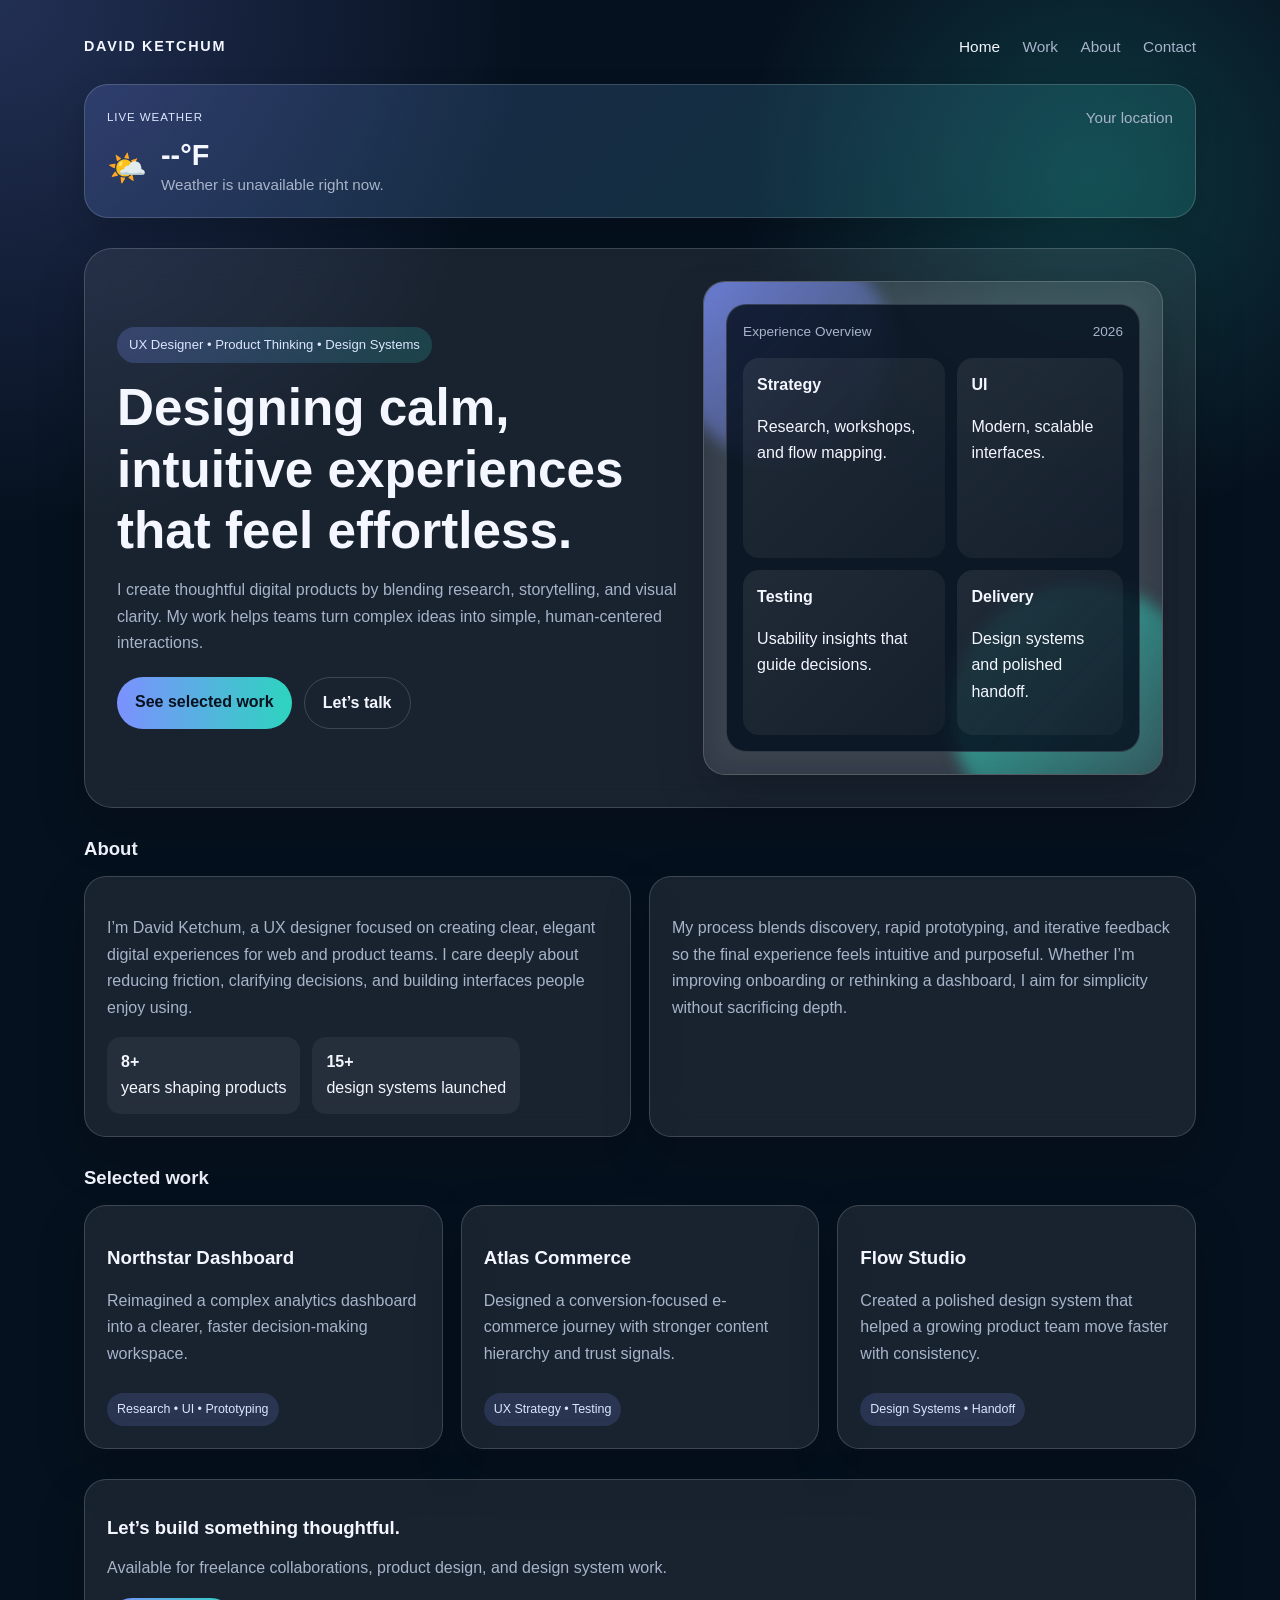
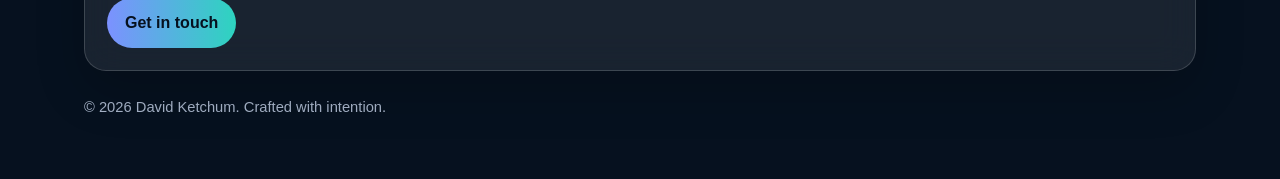
<file: index.html>
<!DOCTYPE html>
<html lang="en">
  <head>
    <meta charset="UTF-8" />
    <meta name="viewport" content="width=device-width, initial-scale=1.0" />
    <meta name="description" content="David Ketchum is a UX designer creating thoughtful digital experiences." />
    <title>David Ketchum | UX Designer</title>
    <link rel="stylesheet" href="styles.css" />
  </head>
  <body>
    <div class="wrapper">
      <header class="site-header">
        <a class="brand" href="index.html">David Ketchum</a>
        <nav class="site-nav">
          <a class="active" href="index.html">Home</a>
          <a href="work.html">Work</a>
          <a href="about.html">About</a>
          <a href="contact.html">Contact</a>
        </nav>
      </header>

      <section class="weather-banner" id="weather-banner">
        <div class="weather-current">
          <div class="weather-current-top">
            <span class="weather-label">Live weather</span>
            <span class="weather-city" id="weather-city">Finding your location…</span>
          </div>
          <div class="weather-main">
            <div class="weather-icon" id="weather-icon">🌤️</div>
            <div>
              <div class="weather-temp" id="weather-temp">--°F</div>
              <div class="weather-meta" id="weather-condition">Checking your location…</div>
            </div>
          </div>
        </div>
      </section>

      <main>
        <section class="hero">
          <div>
            <div class="eyebrow">UX Designer • Product Thinking • Design Systems</div>
            <h1>Designing calm, intuitive experiences that feel effortless.</h1>
            <p class="lead">
              I create thoughtful digital products by blending research, storytelling, and visual clarity.
              My work helps teams turn complex ideas into simple, human-centered interactions.
            </p>
            <div class="cta-row">
              <a class="btn btn-primary" href="work.html">See selected work</a>
              <a class="btn btn-secondary" href="contact.html">Let’s talk</a>
            </div>
          </div>

          <div class="hero-visual panel">
            <div class="mockup">
              <div class="mockup-top">
                <span>Experience Overview</span>
                <span>2026</span>
              </div>
              <div class="mockup-grid">
                <div class="mockup-panel large">
                  <strong>Strategy</strong>
                  <p>Research, workshops, and flow mapping.</p>
                </div>
                <div class="mockup-panel">
                  <strong>UI</strong>
                  <p>Modern, scalable interfaces.</p>
                </div>
                <div class="mockup-panel">
                  <strong>Testing</strong>
                  <p>Usability insights that guide decisions.</p>
                </div>
                <div class="mockup-panel">
                  <strong>Delivery</strong>
                  <p>Design systems and polished handoff.</p>
                </div>
              </div>
            </div>
          </div>
        </section>

        <section>
          <h2 class="section-title">About</h2>
          <div class="about-grid">
            <div class="card">
              <p>
                I’m David Ketchum, a UX designer focused on creating clear, elegant digital experiences for web and product teams.
                I care deeply about reducing friction, clarifying decisions, and building interfaces people enjoy using.
              </p>
              <div class="stats">
                <div class="stat"><strong>8+</strong><br />years shaping products</div>
                <div class="stat"><strong>15+</strong><br />design systems launched</div>
              </div>
            </div>
            <div class="card">
              <p>
                My process blends discovery, rapid prototyping, and iterative feedback so the final experience feels intuitive and purposeful.
                Whether I’m improving onboarding or rethinking a dashboard, I aim for simplicity without sacrificing depth.
              </p>
            </div>
          </div>
        </section>

        <section>
          <h2 class="section-title">Selected work</h2>
          <div class="project-grid">
            <article class="project-card">
              <h3>Northstar Dashboard</h3>
              <p>Reimagined a complex analytics dashboard into a clearer, faster decision-making workspace.</p>
              <span class="pill">Research • UI • Prototyping</span>
            </article>
            <article class="project-card">
              <h3>Atlas Commerce</h3>
              <p>Designed a conversion-focused e-commerce journey with stronger content hierarchy and trust signals.</p>
              <span class="pill">UX Strategy • Testing</span>
            </article>
            <article class="project-card">
              <h3>Flow Studio</h3>
              <p>Created a polished design system that helped a growing product team move faster with consistency.</p>
              <span class="pill">Design Systems • Handoff</span>
            </article>
          </div>
        </section>

        <section>
          <div class="contact-card">
            <h2 class="section-title">Let’s build something thoughtful.</h2>
            <p>Available for freelance collaborations, product design, and design system work.</p>
            <a class="btn btn-primary" href="contact.html">Get in touch</a>
          </div>
        </section>
      </main>

      <footer class="site-footer">
        © 2026 David Ketchum. Crafted with intention.
      </footer>
    </div>

    <script src="app.js"></script>
  </body>
</html>
</file>
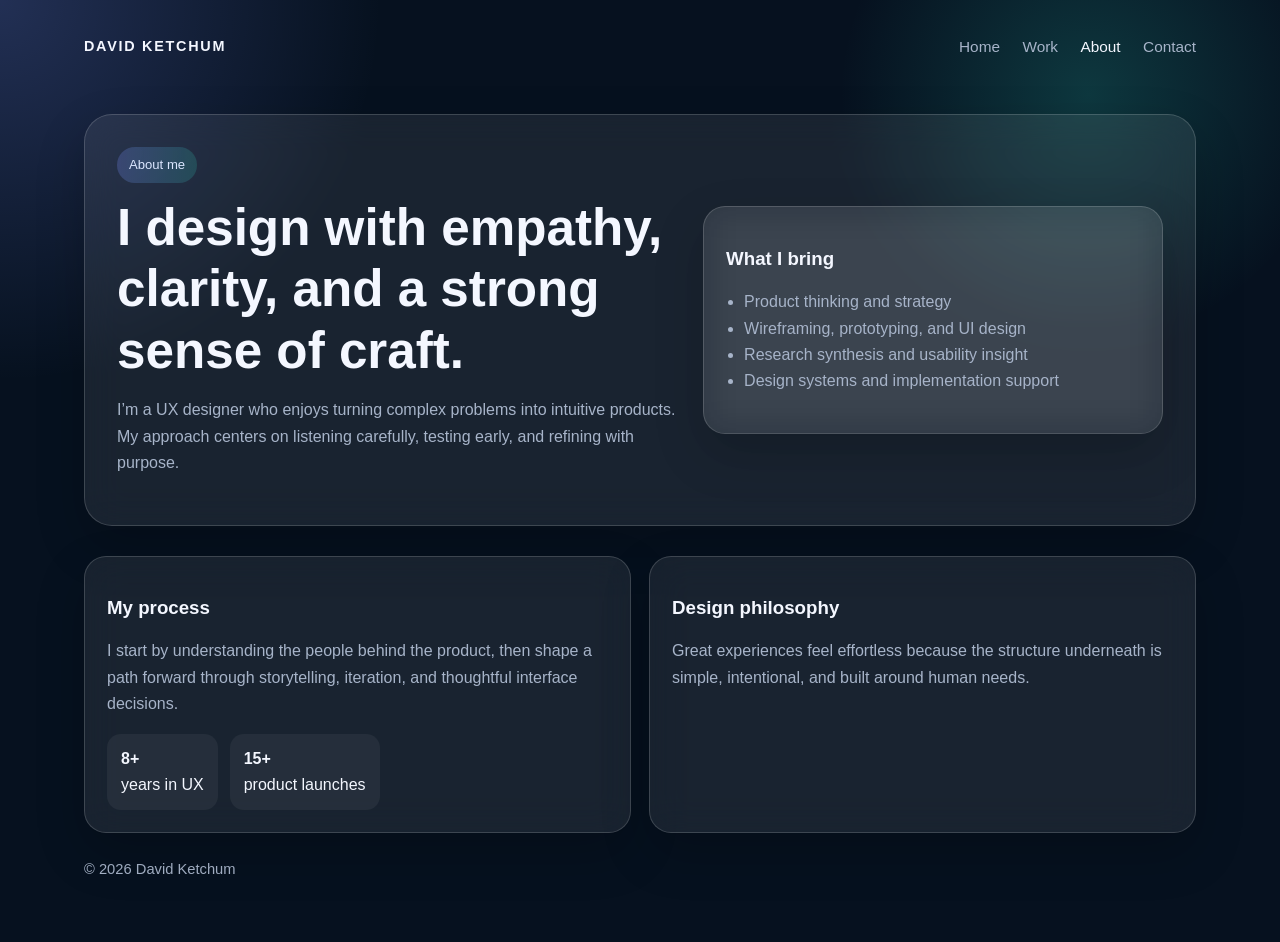
<file: about.html>
<!DOCTYPE html>
<html lang="en">
  <head>
    <meta charset="UTF-8" />
    <meta name="viewport" content="width=device-width, initial-scale=1.0" />
    <title>About | David Ketchum</title>
    <meta name="description" content="About David Ketchum, a UX designer focused on thoughtful digital experiences." />
    <link rel="stylesheet" href="styles.css" />
  </head>
  <body>
    <div class="wrapper">
      <header class="site-header">
        <a class="brand" href="index.html">David Ketchum</a>
        <nav class="site-nav">
          <a href="index.html">Home</a>
          <a href="work.html">Work</a>
          <a class="active" href="about.html">About</a>
          <a href="contact.html">Contact</a>
        </nav>
      </header>

      <main>
        <section class="hero">
          <div>
            <div class="eyebrow">About me</div>
            <h1>I design with empathy, clarity, and a strong sense of craft.</h1>
            <p class="lead">
              I’m a UX designer who enjoys turning complex problems into intuitive products. My approach centers on listening carefully, testing early, and refining with purpose.
            </p>
          </div>
          <div class="panel">
            <h3>What I bring</h3>
            <ul class="skill-list">
              <li>Product thinking and strategy</li>
              <li>Wireframing, prototyping, and UI design</li>
              <li>Research synthesis and usability insight</li>
              <li>Design systems and implementation support</li>
            </ul>
          </div>
        </section>

        <section>
          <div class="about-grid">
            <div class="card">
              <h3>My process</h3>
              <p>
                I start by understanding the people behind the product, then shape a path forward through storytelling, iteration, and thoughtful interface decisions.
              </p>
              <div class="stats">
                <div class="stat"><strong>8+</strong><br />years in UX</div>
                <div class="stat"><strong>15+</strong><br />product launches</div>
              </div>
            </div>
            <div class="card">
              <h3>Design philosophy</h3>
              <p>
                Great experiences feel effortless because the structure underneath is simple, intentional, and built around human needs.
              </p>
            </div>
          </div>
        </section>
      </main>

      <footer class="site-footer">
        © 2026 David Ketchum
      </footer>
    </div>
  </body>
</html>
</file>
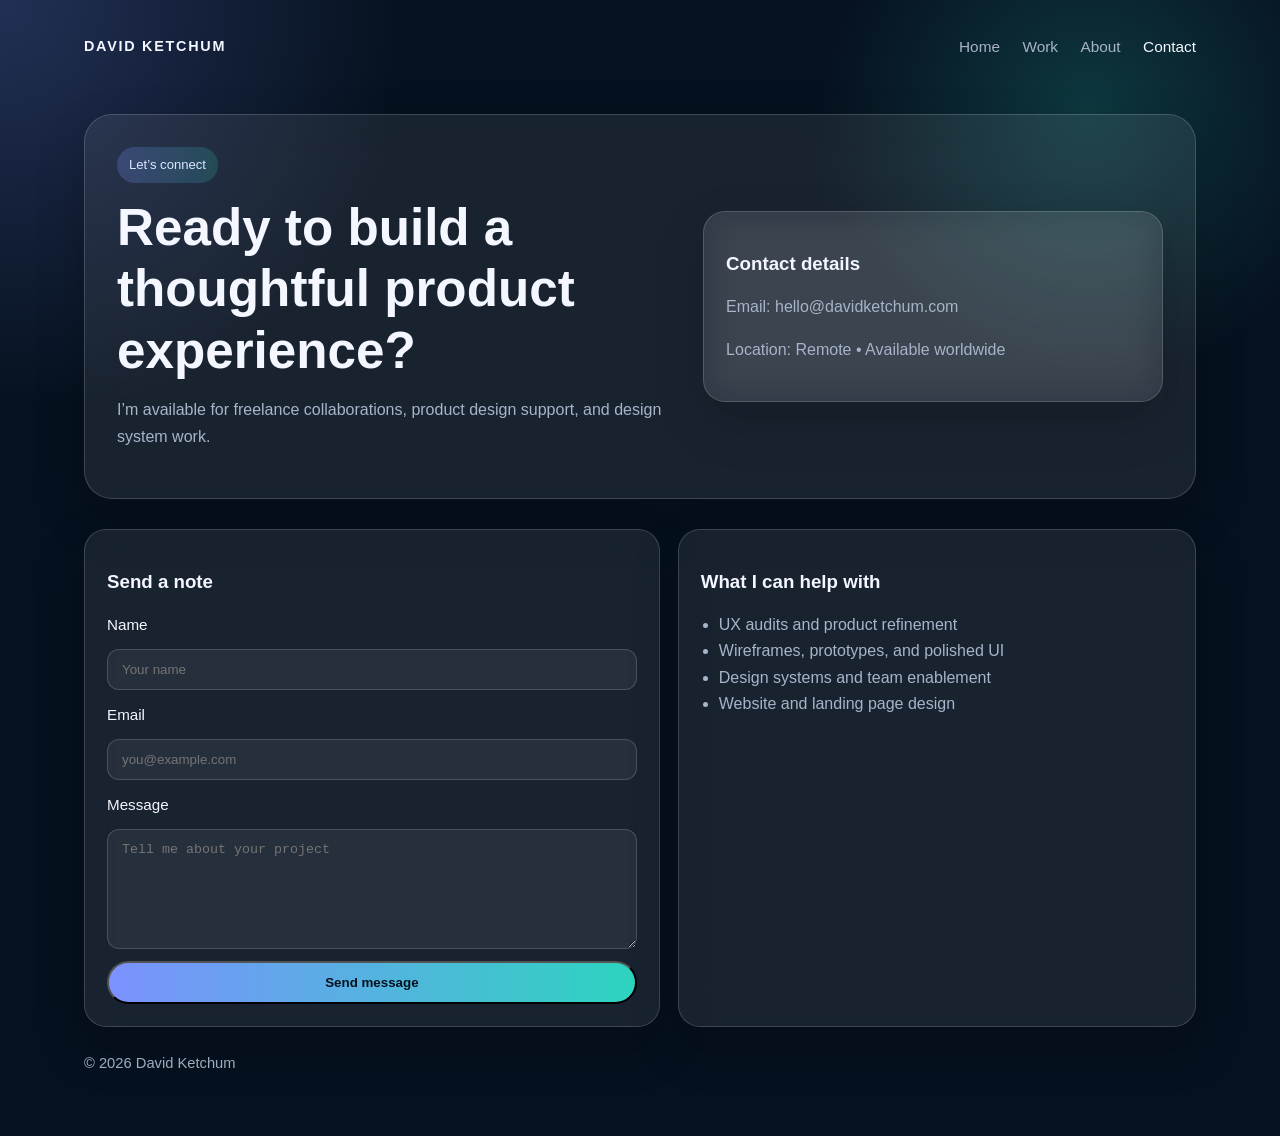
<file: contact.html>
<!DOCTYPE html>
<html lang="en">
  <head>
    <meta charset="UTF-8" />
    <meta name="viewport" content="width=device-width, initial-scale=1.0" />
    <title>Contact | David Ketchum</title>
    <meta name="description" content="Get in touch with David Ketchum for design collaborations." />
    <link rel="stylesheet" href="styles.css" />
  </head>
  <body>
    <div class="wrapper">
      <header class="site-header">
        <a class="brand" href="index.html">David Ketchum</a>
        <nav class="site-nav">
          <a href="index.html">Home</a>
          <a href="work.html">Work</a>
          <a href="about.html">About</a>
          <a class="active" href="contact.html">Contact</a>
        </nav>
      </header>

      <main>
        <section class="hero">
          <div>
            <div class="eyebrow">Let’s connect</div>
            <h1>Ready to build a thoughtful product experience?</h1>
            <p class="lead">
              I’m available for freelance collaborations, product design support, and design system work.
            </p>
          </div>
          <div class="contact-card">
            <h3>Contact details</h3>
            <p>Email: <a href="mailto:hello@davidketchum.com">hello@davidketchum.com</a></p>
            <p>Location: Remote • Available worldwide</p>
          </div>
        </section>

        <section>
          <div class="contact-grid">
            <div class="card">
              <h3>Send a note</h3>
              <form action="mailto:hello@davidketchum.com" method="post" enctype="text/plain">
                <label for="name">Name</label>
                <input id="name" name="name" type="text" placeholder="Your name" />

                <label for="email">Email</label>
                <input id="email" name="email" type="email" placeholder="you@example.com" />

                <label for="message">Message</label>
                <textarea id="message" name="message" placeholder="Tell me about your project"></textarea>

                <button class="btn btn-primary" type="submit">Send message</button>
              </form>
            </div>
            <div class="card">
              <h3>What I can help with</h3>
              <ul class="skill-list">
                <li>UX audits and product refinement</li>
                <li>Wireframes, prototypes, and polished UI</li>
                <li>Design systems and team enablement</li>
                <li>Website and landing page design</li>
              </ul>
            </div>
          </div>
        </section>
      </main>

      <footer class="site-footer">
        © 2026 David Ketchum
      </footer>
    </div>
  </body>
</html>
</file>
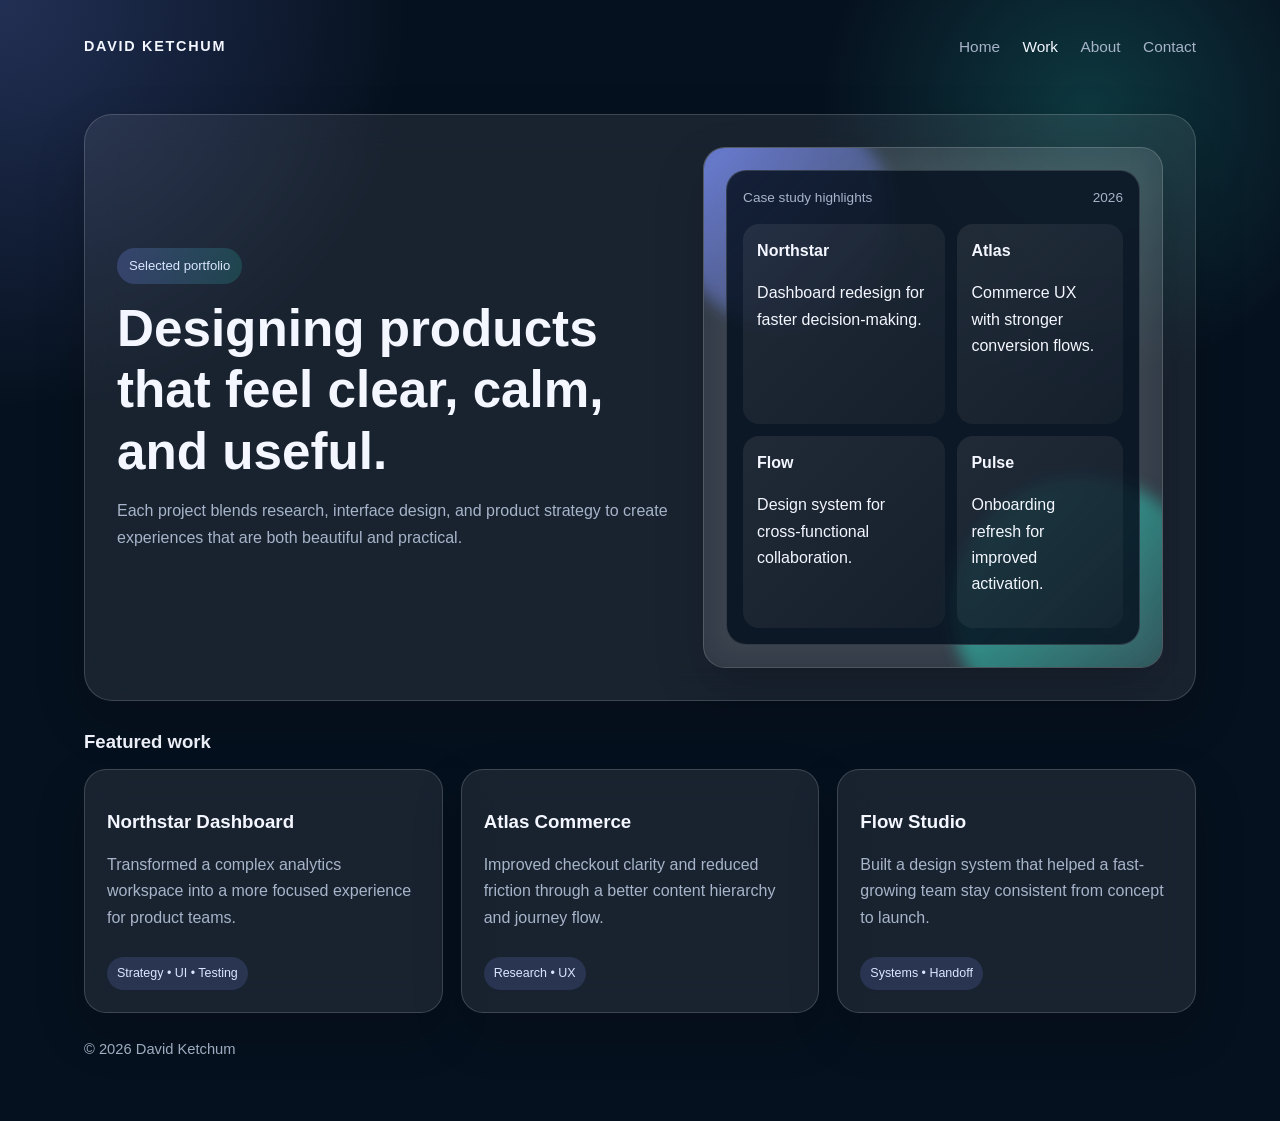
<file: work.html>
<!DOCTYPE html>
<html lang="en">
  <head>
    <meta charset="UTF-8" />
    <meta name="viewport" content="width=device-width, initial-scale=1.0" />
    <title>Work | David Ketchum</title>
    <meta name="description" content="Selected UX design work by David Ketchum." />
    <link rel="stylesheet" href="styles.css" />
  </head>
  <body>
    <div class="wrapper">
      <header class="site-header">
        <a class="brand" href="index.html">David Ketchum</a>
        <nav class="site-nav">
          <a href="index.html">Home</a>
          <a class="active" href="work.html">Work</a>
          <a href="about.html">About</a>
          <a href="contact.html">Contact</a>
        </nav>
      </header>

      <main>
        <section class="hero">
          <div>
            <div class="eyebrow">Selected portfolio</div>
            <h1>Designing products that feel clear, calm, and useful.</h1>
            <p class="lead">
              Each project blends research, interface design, and product strategy to create experiences that are both beautiful and practical.
            </p>
          </div>
          <div class="hero-visual panel">
            <div class="mockup">
              <div class="mockup-top">
                <span>Case study highlights</span>
                <span>2026</span>
              </div>
              <div class="mockup-grid">
                <div class="mockup-panel large">
                  <strong>Northstar</strong>
                  <p>Dashboard redesign for faster decision-making.</p>
                </div>
                <div class="mockup-panel">
                  <strong>Atlas</strong>
                  <p>Commerce UX with stronger conversion flows.</p>
                </div>
                <div class="mockup-panel">
                  <strong>Flow</strong>
                  <p>Design system for cross-functional collaboration.</p>
                </div>
                <div class="mockup-panel">
                  <strong>Pulse</strong>
                  <p>Onboarding refresh for improved activation.</p>
                </div>
              </div>
            </div>
          </div>
        </section>

        <section>
          <h2 class="section-title">Featured work</h2>
          <div class="project-grid">
            <article class="project-card">
              <h3>Northstar Dashboard</h3>
              <p>Transformed a complex analytics workspace into a more focused experience for product teams.</p>
              <span class="pill">Strategy • UI • Testing</span>
            </article>
            <article class="project-card">
              <h3>Atlas Commerce</h3>
              <p>Improved checkout clarity and reduced friction through a better content hierarchy and journey flow.</p>
              <span class="pill">Research • UX</span>
            </article>
            <article class="project-card">
              <h3>Flow Studio</h3>
              <p>Built a design system that helped a fast-growing team stay consistent from concept to launch.</p>
              <span class="pill">Systems • Handoff</span>
            </article>
          </div>
        </section>
      </main>

      <footer class="site-footer">
        © 2026 David Ketchum
      </footer>
    </div>
  </body>
</html>
</file>
<file: styles.css>
:root {
  --bg: #06111f;
  --surface: rgba(255, 255, 255, 0.08);
  --surface-strong: rgba(255, 255, 255, 0.14);
  --text: #f4f7ff;
  --muted: #a7b4c9;
  --accent: #7c91ff;
  --accent-2: #2dd4bf;
  --border: rgba(255, 255, 255, 0.16);
}

* { box-sizing: border-box; }
body {
  margin: 0;
  font-family: Inter, "Segoe UI", Roboto, Arial, sans-serif;
  color: var(--text);
  background:
    radial-gradient(circle at top left, rgba(124, 145, 255, 0.24), transparent 24%),
    radial-gradient(circle at 85% 10%, rgba(45, 212, 191, 0.2), transparent 18%),
    var(--bg);
  line-height: 1.65;
}

a { color: inherit; text-decoration: none; }
img { max-width: 100%; display: block; }

.wrapper {
  max-width: 1160px;
  margin: 0 auto;
  padding: 24px 24px 60px;
}

.site-header {
  display: flex;
  justify-content: space-between;
  align-items: center;
  padding: 10px 0 24px;
}

.brand {
  font-weight: 700;
  letter-spacing: 0.12em;
  text-transform: uppercase;
  font-size: 0.9rem;
}

.site-nav a {
  margin-left: 18px;
  color: var(--muted);
  font-size: 0.96rem;
}

.site-nav a:hover,
.site-nav a.active {
  color: var(--text);
}

.weather-banner {
  display: flex;
  justify-content: space-between;
  align-items: center;
  gap: 20px;
  margin: 0 0 28px;
  padding: 20px 22px;
  border-radius: 24px;
  background: linear-gradient(135deg, rgba(124, 145, 255, 0.2), rgba(45, 212, 191, 0.16));
  border: 1px solid rgba(255, 255, 255, 0.16);
  box-shadow: 0 12px 30px rgba(0, 0, 0, 0.16);
}

.weather-current {
  flex: 1;
}

.weather-current-top {
  display: flex;
  justify-content: space-between;
  align-items: center;
  gap: 12px;
  margin-bottom: 10px;
}

.weather-label {
  font-size: 0.72rem;
  letter-spacing: 0.08em;
  text-transform: uppercase;
  color: #dce7ff;
}

.weather-city {
  font-size: 0.95rem;
  color: var(--muted);
}

.weather-main {
  display: flex;
  align-items: center;
  gap: 14px;
}

.weather-icon {
  font-size: 2rem;
}

.weather-temp {
  font-size: 1.8rem;
  font-weight: 700;
  line-height: 1.1;
}

.weather-meta {
  color: var(--muted);
  font-size: 0.95rem;
}

.hero,
.panel,
.card,
.project-card,
.contact-card {
  background: var(--surface);
  border: 1px solid var(--border);
  backdrop-filter: blur(18px);
  -webkit-backdrop-filter: blur(18px);
  box-shadow: 0 20px 50px rgba(0, 0, 0, 0.2);
}

.hero {
  display: grid;
  grid-template-columns: 1.1fr 0.9fr;
  gap: 24px;
  padding: 32px;
  border-radius: 28px;
  align-items: center;
}

.eyebrow {
  display: inline-block;
  margin-bottom: 14px;
  padding: 7px 12px;
  border-radius: 999px;
  background: linear-gradient(90deg, rgba(124, 145, 255, 0.24), rgba(45, 212, 191, 0.18));
  color: #dce7ff;
  font-size: 0.82rem;
}

h1, h2, h3 { line-height: 1.2; }

h1 { font-size: clamp(2.2rem, 4vw, 3.4rem); margin: 0 0 12px; }

.lead,
.section-intro,
.card p,
.project-card p,
.contact-card p {
  color: var(--muted);
}

.cta-row {
  display: flex;
  gap: 12px;
  flex-wrap: wrap;
  margin-top: 20px;
}

.btn {
  display: inline-block;
  padding: 12px 18px;
  border-radius: 999px;
  font-weight: 600;
}

.btn-primary {
  background: linear-gradient(90deg, var(--accent), var(--accent-2));
  color: #06111f;
}

.btn-secondary {
  border: 1px solid var(--border);
  color: var(--text);
}

.hero-visual {
  position: relative;
  min-height: 320px;
  padding: 18px;
  border-radius: 24px;
  overflow: hidden;
}

.hero-visual::before,
.hero-visual::after {
  content: "";
  position: absolute;
  border-radius: 50%;
  filter: blur(8px);
}

.hero-visual::before {
  width: 220px;
  height: 220px;
  background: linear-gradient(135deg, rgba(124, 145, 255, 0.9), transparent);
  top: -40px;
  left: -30px;
}

.hero-visual::after {
  width: 260px;
  height: 260px;
  background: linear-gradient(135deg, rgba(45, 212, 191, 0.8), transparent);
  right: -50px;
  bottom: -70px;
}

.mockup {
  position: relative;
  z-index: 1;
  border-radius: 20px;
  background: rgba(7, 17, 31, 0.84);
  border: 1px solid rgba(255, 255, 255, 0.15);
  padding: 16px;
  height: 100%;
}

.mockup-top {
  display: flex;
  justify-content: space-between;
  color: var(--muted);
  font-size: 0.85rem;
  margin-bottom: 14px;
}

.mockup-grid {
  display: grid;
  grid-template-columns: 1.1fr 0.9fr;
  gap: 12px;
}

.mockup-panel {
  padding: 14px;
  border-radius: 16px;
  background: linear-gradient(135deg, rgba(255,255,255,0.08), rgba(255,255,255,0.03));
  min-height: 110px;
}

.mockup-panel.large { min-height: 200px; }

section { margin-top: 30px; }

.section-title { margin-bottom: 16px; font-size: 1.16rem; }

.content-grid,
.project-grid,
.about-grid,
.contact-grid {
  display: grid;
  gap: 18px;
}

.content-grid,
.about-grid {
  grid-template-columns: repeat(2, minmax(0, 1fr));
}

.project-grid { grid-template-columns: repeat(3, minmax(0, 1fr)); }

.card,
.project-card,
.contact-card,
.panel {
  padding: 22px;
  border-radius: 22px;
}

.stats {
  display: flex;
  flex-wrap: wrap;
  gap: 12px;
  margin-top: 16px;
}

.stat {
  padding: 12px 14px;
  border-radius: 14px;
  background: rgba(255, 255, 255, 0.05);
}

.pill {
  display: inline-block;
  margin-top: 10px;
  padding: 6px 10px;
  border-radius: 999px;
  background: rgba(124, 145, 255, 0.16);
  color: #dce7ff;
  font-size: 0.78rem;
}

.skill-list {
  padding-left: 18px;
  color: var(--muted);
}

.contact-grid {
  grid-template-columns: 1fr 0.9fr;
}

form {
  display: grid;
  gap: 12px;
}

label { font-size: 0.95rem; }

input,
textarea {
  width: 100%;
  padding: 12px 14px;
  border: 1px solid var(--border);
  border-radius: 12px;
  background: rgba(255, 255, 255, 0.06);
  color: var(--text);
}

textarea { min-height: 120px; resize: vertical; }

.site-footer {
  padding-top: 24px;
  color: var(--muted);
  font-size: 0.92rem;
}

@media (max-width: 900px) {
  .hero,
  .content-grid,
  .about-grid,
  .project-grid,
  .contact-grid {
    grid-template-columns: 1fr;
  }
}

@media (max-width: 640px) {
  .wrapper { padding: 16px 16px 48px; }
  .site-header {
    flex-direction: column;
    align-items: flex-start;
    gap: 10px;
  }
  .site-nav a { margin-left: 0; margin-right: 14px; }
  .hero { padding: 22px; }
}
</file>
